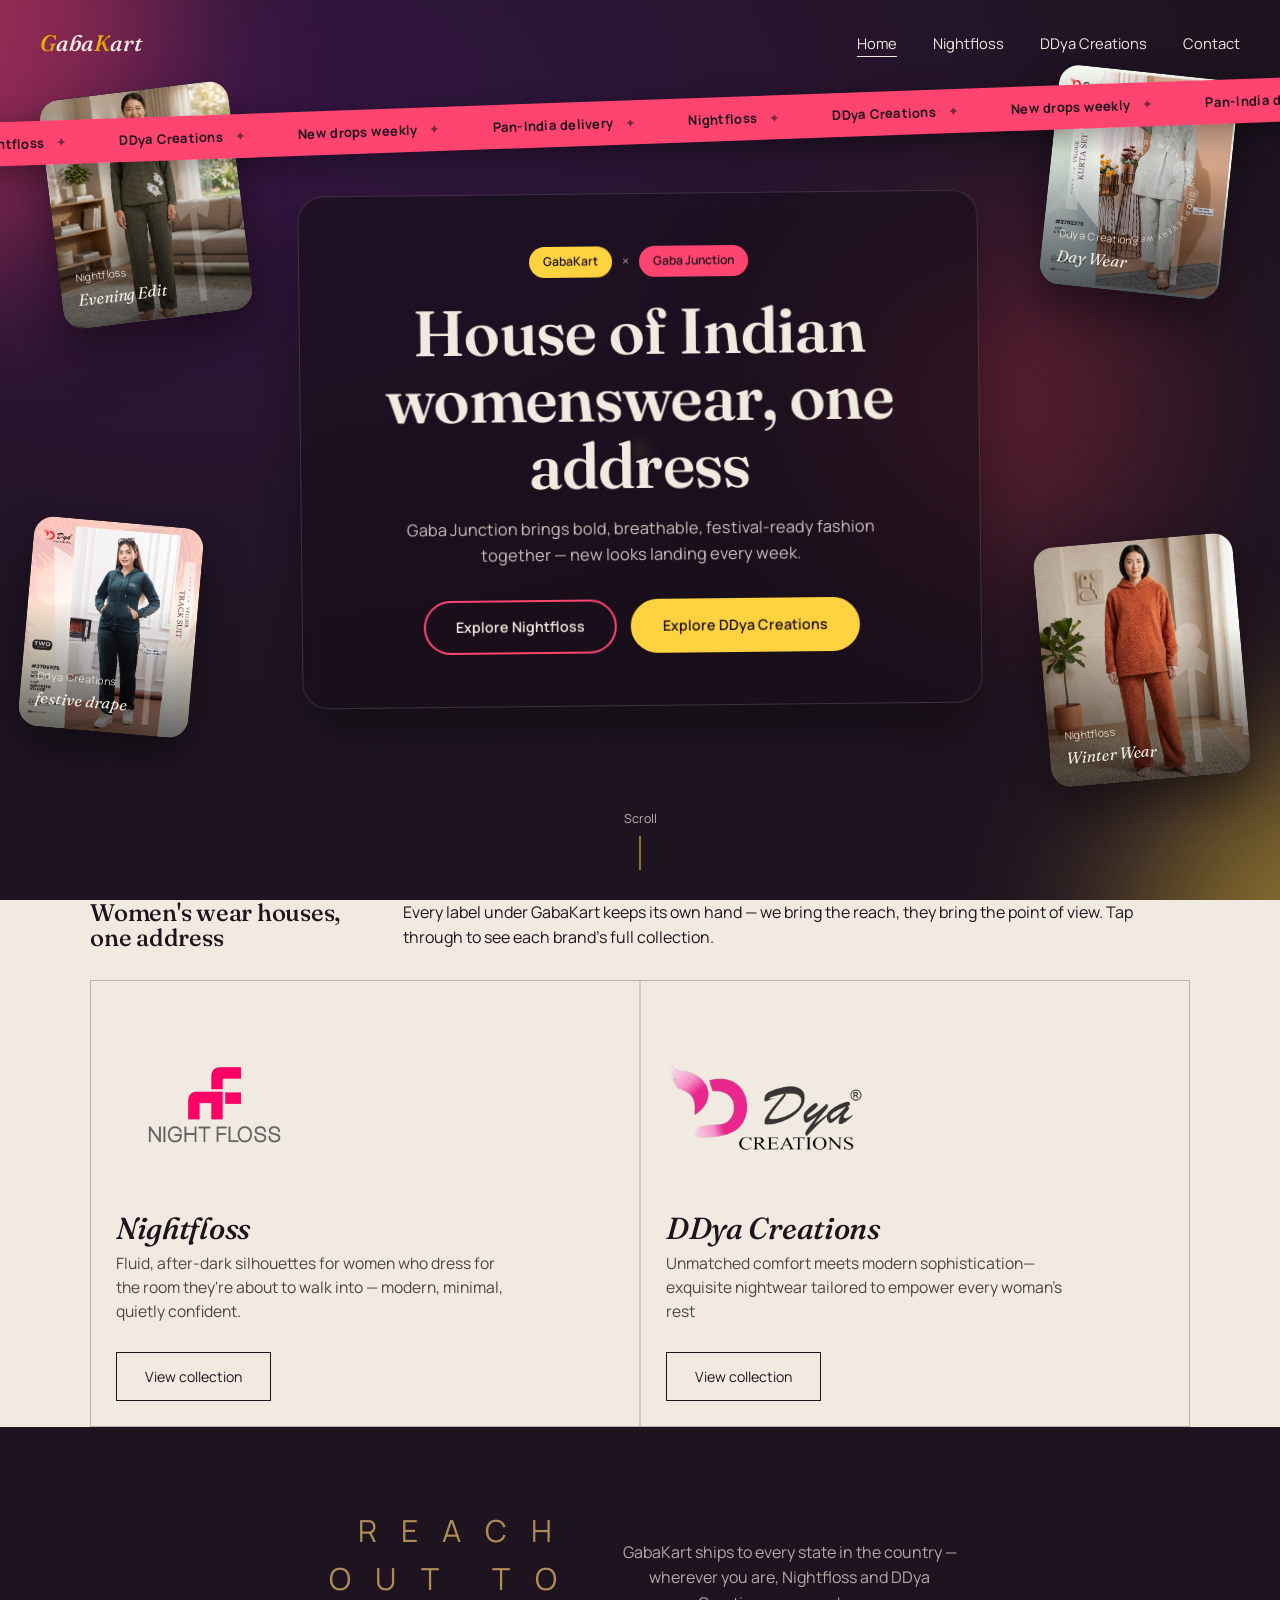
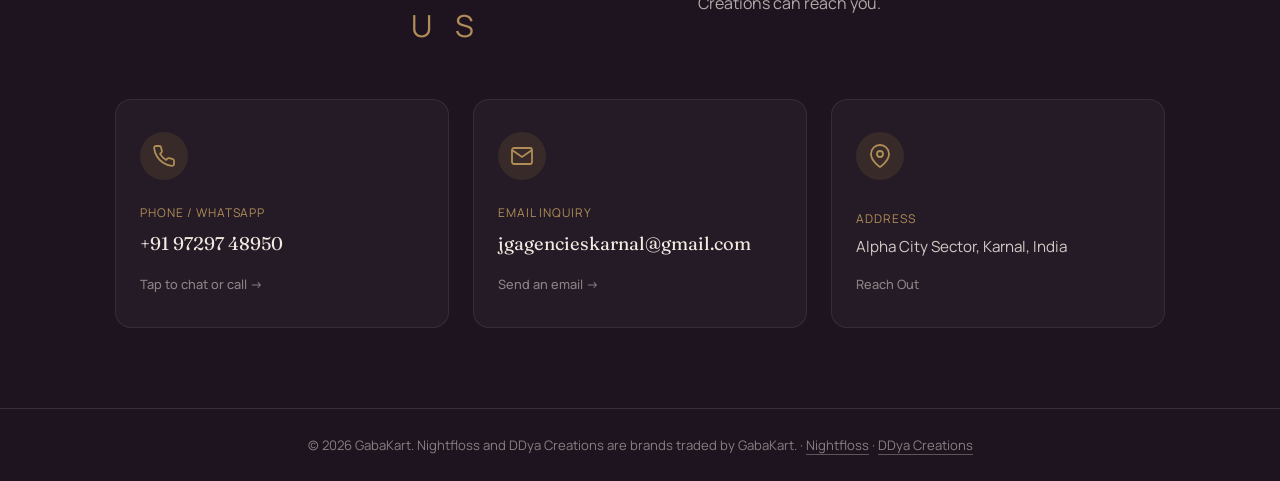
<file: index.html>
<!DOCTYPE html>
<html lang="en">
<head>
<meta charset="UTF-8">
<meta name="viewport" content="width=device-width, initial-scale=1.0">
<title>GabaKart</title>
<link rel="icon" type="image/png" href="assets/Favcon.png">
<link rel="preconnect" href="https://fonts.googleapis.com">
<link href="https://fonts.googleapis.com/css2?family=Fraunces:ital,opsz,wght@0,9..144,300;0,9..144,500;0,9..144,600;1,9..144,400;1,9..144,500&family=Manrope:wght@400;500;600;700&display=swap" rel="stylesheet">
<link rel="stylesheet" href="styles.css">
</head>
<body>

<nav class="nav" id="nav">
  <a class="word" href="index.html"><span class="gold-letter">G</span>aba<span class="gold-letter">K</span>art</a>  <button class="nav-toggle" id="navToggle" aria-label="Menu">&#9776;</button>
  <ul id="navLinks">
    <li><a href="index.html" class="current">Home</a></li>
    <li><a href="Nightfloss.html">Nightfloss</a></li>
    <li><a href="Ddyacreations.html">DDya Creations</a></li>
    <li><a href="index.html#contact">Contact</a></li>
  </ul>
</nav>

<!-- ================= HERO : lively animated collage ================= -->
<section class="hero" id="top">
  <div class="hero-aurora"><span></span><span></span><span></span></div>

  <div class="hero-ticker">
    <div class="ticker-track">
      <span>Nightfloss</span><span>DDya Creations</span><span>New drops weekly</span>
      <span>Pan-India delivery</span><span>Nightfloss</span><span>DDya Creations</span>
      <span>New drops weekly</span><span>Pan-India delivery</span>
    </div>
  </div>

  <div class="hero-collage" id="heroCollage"></div>

  <svg class="spin-badge" viewBox="0 0 160 160" xmlns="http://www.w3.org/2000/svg">
    <path id="badgePath" d="M80,80 m-62,0 a62,62 0 1,1 124,0 a62,62 0 1,1 -124,0" fill="none"/>
    <text><textPath href="#badgePath" startOffset="0%">NEW DROPS EVERY WEEK • NEW DROPS EVERY WEEK • </textPath></text>
  </svg>
  <div class="spin-badge-center" aria-hidden="true">✦</div>

  <div class="hero-overlay">
    <div class="hero-card">
      <div class="kicker">
        <span class="pill">GabaKart</span><span class="cross">×</span><span class="pill">Gaba Junction </span>
      </div>
      <h1>House of Indian womenswear, one address</h1>
      <p>Gaba Junction brings bold, breathable, festival-ready fashion together — new looks landing every week.</p>
      <div class="hero-ctas">
        <a class="hero-cta" href="Nightfloss.html">Explore Nightfloss</a>
        <a class="hero-cta solid" href="Ddyacreations.html">Explore DDya Creations</a>
      </div>
    </div>
  </div>
  <div class="hero-scroll-cue"><span>Scroll</span><span class="line"></span></div>
</section>

<!-- ================= BRANDS ================= -->
<section class="section" id="brands">
  <div class="container">
    <div class="section-head">
      <h2>Women's wear houses, one address</h2>
      <p>Every label under GabaKart keeps its own hand — we bring the reach, they bring the point of view. Tap through to see each brand's full collection.</p>
    </div>

    <div class="brand-grid">
      <div class="brand-card">
        <img src="Nightfoss/logo.png" alt="Nightfloss Logo" class="brand-logo" />
        <h3>Nightfloss</h3>
        <p class="desc">Fluid, after-dark silhouettes for women who dress for the room they're about to walk into — modern, minimal, quietly confident.</p>
        <a class="btn" href="Nightfloss.html">View collection</a>
      </div>
      <div class="brand-card">
        <img src="DyaCreations/logo wo bg.png" alt="Nightfloss Logo" class="brand-logo" />
        <h3>DDya Creations</h3>
        <p class="desc">Unmatched comfort meets modern sophistication—exquisite nightwear tailored to empower every woman's rest</p>
        <a class="btn" href="Ddyacreations.html">View collection</a>
      </div>
      <!-- To add a third brand: copy one .brand-card block above, give it
           its own page (copy nightfloss.html as a starting point), and
           add a matching link in the nav on every page. -->
    </div>
  </div>
</section>

<!-- ================= CONTACT ================= -->

<section class="section" id="contact">
  <div class="container">
    <div class="section-head">
      <div class="subtitle">Reach Out To Us</div>
      <!-- <h2>We deliver, pan-India</h2> -->
      <p>GabaKart ships to every state in the country — wherever you are, Nightfloss and DDya Creations can reach you.</p>
    </div>

    <div class="contact-cards-grid">
      <!-- Direct Call / WhatsApp Card -->
      <a href="https://wa.me/919876543210" target="_blank" rel="noopener noreferrer" class="contact-card">
        <div class="card-icon">
          <svg viewBox="0 0 24 24" width="24" height="24" stroke="currentColor" stroke-width="1.8" fill="none"><path d="M22 16.92v3a2 2 0 0 1-2.18 2 19.79 19.79 0 0 1-8.63-3.07 19.5 19.5 0 0 1-6-6 19.79 19.79 0 0 1-3.07-8.67A2 2 0 0 1 4.11 2h3a2 2 0 0 1 2 1.72 12.84 12.84 0 0 0 .7 2.81 2 2 0 0 1-.45 2.11L8.09 9.91a16 16 0 0 0 6 6l1.27-1.27a2 2 0 0 1 2.11-.45 12.84 12.84 0 0 0 2.81.7A2 2 0 0 1 22 16.92z"></path></svg>
        </div>
        <div class="card-content">
          <span class="label">Phone / WhatsApp</span>
          <span class="value">+91 97297 48950</span>
          <span class="action-hint">Tap to chat or call &rarr;</span>
        </div>
      </a>

      <!-- Direct Email Card -->
      <a href="mailto:hello@gabakart.com" class="contact-card">
        <div class="card-icon">
          <svg viewBox="0 0 24 24" width="24" height="24" stroke="currentColor" stroke-width="1.8" fill="none"><path d="M4 4h16c1.1 0 2 .9 2 2v12c0 1.1-.9 2-2 2H4c-1.1 0-2-.9-2-2V6c0-1.1.9-2 2-2z"></path><polyline points="22,6 12,13 2,6"></polyline></svg>
        </div>
        <div class="card-content">
          <span class="label">Email Inquiry</span>
          <span class="value">jgagencieskarnal@gmail.com</span>
          <span class="action-hint">Send an email &rarr;</span>
        </div>
      </a>

      <!-- Studio Address Card -->
      <div class="contact-card static">
        <div class="card-icon">
          <svg viewBox="0 0 24 24" width="24" height="24" stroke="currentColor" stroke-width="1.8" fill="none"><path d="M21 10c0 7-9 13-9 13s-9-6-9-13a9 9 0 0 1 18 0z"></path><circle cx="12" cy="10" r="3"></circle></svg>
        </div>
        <div class="card-content">
          <span class="label">Address</span>
          <span class="value small">Alpha City Sector, Karnal, India</span>
                    <span class="action-hint">Reach Out</span>

        </div>
      </div>
    </div>
  </div>
</section>

<footer>&copy; 2026 GabaKart. Nightfloss and DDya Creations are brands traded by GabaKart. &middot; <a href="nightfloss.html">Nightfloss</a> &middot; <a href="Ddyacreations.html">DDya Creations</a></footer>

<script>
  // ---------- nav scroll state ----------
  const nav = document.getElementById('nav');
  window.addEventListener('scroll', () => {
    nav.classList.toggle('scrolled', window.scrollY > 60);
  });

  const navToggle = document.getElementById('navToggle');
  const navLinks = document.getElementById('navLinks');
  navToggle.addEventListener('click', () => navLinks.classList.toggle('open'));
  navLinks.querySelectorAll('a').forEach(a => a.addEventListener('click', () => navLinks.classList.remove('open')));

  // ---------- hero floating collage ----------
  // Add or edit entries here to change the scattered cards in the hero —
  // no other markup needs to change.
 
  const heroFloaters = [
    {tag: 'Nightfloss', cap: 'Evening Edit', top: '10%', left: '4%', w: '190px', h: '230px', rot: -7, dur: '6.2s', delay: '0s', img: '/Nightfoss/1.jpeg', mobile: true},
    {tag: 'Ddya Creations', cap: 'festive drape', top: '58%', left: '2%', w: '170px', h: '210px', rot: 5, dur: '7s', delay: '.4s', img: '/DyaCreations/5.jpeg', mobile: false}, // Add your image path here
    {tag: 'Ddya Creations', cap: 'Day Wear', top: '8%', right: '4%', w: '180px', h: '220px', rot: 6, dur: '6.6s', delay: '.2s', img: '/DyaCreations/7.jpeg', mobile: false}, // Add your image path here
    {tag: 'Nightfloss', cap: 'Winter Wear', top: '60%', right: '3%', w: '200px', h: '240px', rot: -5, dur: '7.4s', delay: '.6s', img: '/Nightfoss/3.jpeg', mobile: true}, // Add your image path here
  ];

  const silhouette = `<svg class="f-silhouette" viewBox="0 0 100 140" xmlns="http://www.w3.org/2000/svg" fill="rgba(255,255,255,0.9)">
      <path d="M50 6c6 0 11 5 11 11 0 4-2 7-5 9l10 8-4 16-9-6v78H47V44l-9 6-4-16 10-8c-3-2-5-5-5-9C39 11 44 6 50 6z"/>
    </svg>`;

  const collage = document.getElementById('heroCollage');
  collage.innerHTML = heroFloaters.map(f => {
    const pos = [
      `top:${f.top}`,
      f.left ? `left:${f.left}` : `right:${f.right}`,
    ].join(';');
    
    // Fallback to a dark background if an image is missing, otherwise clear it out so the image shows
    const bgStyle = f.img ? `background:#111;` : `background:${f.bg};`;
    const style = `${pos};width:${f.w};height:${f.h};${bgStyle}--rot:${f.rot}deg;--dur:${f.dur};--delay:${f.delay};`;
    
    // If an image exists, create an <img> tag to layer it underneath the text
    const imageElement = f.img ? `<img src="${f.img}" class="f-image" alt="${f.tag}" />` : '';

    return `
      <div class="floater${f.mobile ? '' : ' hide-mobile'}" style="${style}">
        ${imageElement}
        ${silhouette}
        <div class="f-tag">${f.tag}</div>
        <div class="f-cap">${f.cap}</div>
      </div>
    `;
  }).join('');
 
  // // ---------- coverage map ----------
  // // Approximate positions (in the 400x520 viewBox) for every state, placed
  // // on our stylised outline. GabaKart currently serves all of them — to
  // // mark a state as "coming soon" instead, just remove its name from
  // // servedStates below (its coordinates can stay here for later).
  // const stateCoords = {
  //   "Jammu & Kashmir":  {x: 155, y: 42},
  //   "Himachal Pradesh": {x: 178, y: 66},
  //   "Punjab":           {x: 140, y: 92},
  //   "Uttarakhand":      {x: 198, y: 92},
  //   "Haryana":          {x: 158, y: 118},
  //   "Delhi":            {x: 172, y: 126},
  //   "Rajasthan":        {x: 100, y: 165},
  //   "Uttar Pradesh":    {x: 210, y: 150},
  //   "Bihar":            {x: 250, y: 165},
  //   "Sikkim":           {x: 275, y: 118},
  //   "Assam":            {x: 305, y: 148},
  //   "Arunachal Pradesh":{x: 312, y: 95},
  //   "Nagaland":         {x: 322, y: 140},
  //   "Manipur":          {x: 316, y: 160},
  //   "Meghalaya":        {x: 288, y: 150},
  //   "Mizoram":          {x: 300, y: 175},
  //   "Tripura":          {x: 282, y: 178},
  //   "West Bengal":      {x: 270, y: 200},
  //   "Jharkhand":        {x: 242, y: 208},
  //   "Gujarat":          {x: 68, y: 235},
  //   "Madhya Pradesh":   {x: 172, y: 220},
  //   "Chhattisgarh":     {x: 222, y: 240},
  //   "Odisha":           {x: 253, y: 262},
  //   "Maharashtra":      {x: 128, y: 292},
  //   "Telangana":        {x: 188, y: 300},
  //   "Andhra Pradesh":   {x: 208, y: 335},
  //   "Goa":              {x: 92, y: 322},
  //   "Karnataka":        {x: 138, y: 348},
  //   "Tamil Nadu":       {x: 172, y: 415},
  //   "Kerala":           {x: 132, y: 405}
  // };

  // // GabaKart currently serves every state — this simply lists every key
  // // from stateCoords above. Remove a name to show it as not yet covered.
  // const servedStates = Object.keys(stateCoords);

  // const pinLayer = document.getElementById('pinLayer');
  // const chipRow = document.getElementById('stateChips');

  // servedStates.forEach((name, i) => {
  //   const pos = stateCoords[name];
  //   if(!pos) return;

  //   const g = document.createElementNS('http://www.w3.org/2000/svg','g');
  //   g.setAttribute('class','pin');
  //   g.setAttribute('transform', `translate(${pos.x}, ${pos.y})`);
  //   g.innerHTML = `<title>${name}</title><circle class="dot" cx="0" cy="0" style="--i:${i}"></circle>`;
  //   pinLayer.appendChild(g);

  //   const chip = document.createElement('span');
  //   chip.className = 'state-chip';
  //   chip.textContent = name;
  //   chipRow.appendChild(chip);
  // });
</script>

</body>
</html>
</file>
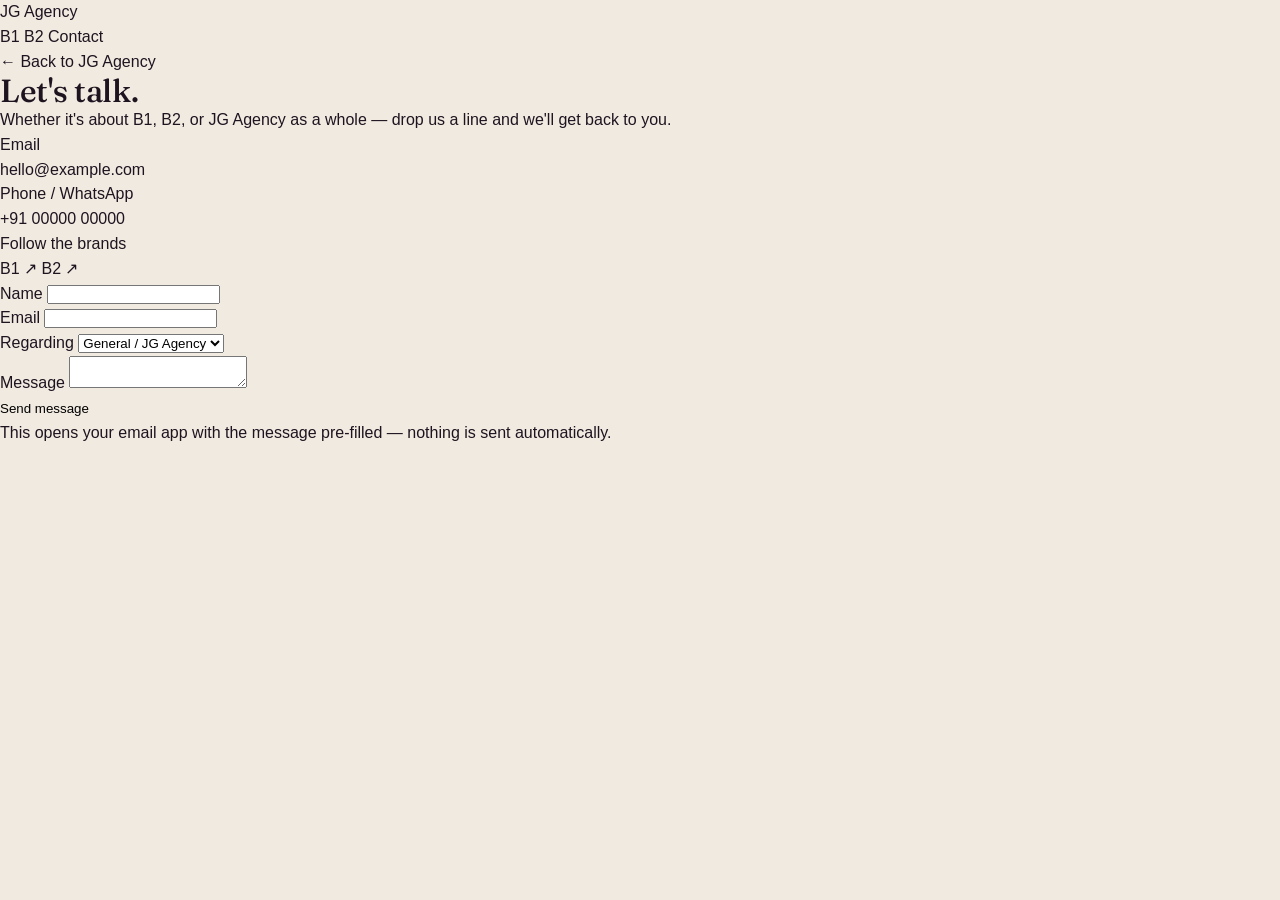
<file: contact.html>
<!DOCTYPE html>
<html lang="en">
<head>
<meta charset="UTF-8">
<meta name="viewport" content="width=device-width, initial-scale=1.0">
<title>Contact — JG Agency</title>
<link rel="preconnect" href="https://fonts.googleapis.com">
<link rel="preconnect" href="https://fonts.gstatic.com" crossorigin>
<link href="https://fonts.googleapis.com/css2?family=Fraunces:ital,opsz,wght@0,9..144,340;0,9..144,440;0,9..144,560;1,9..144,440&family=Work+Sans:wght@400;500;600&display=swap" rel="stylesheet">
<link rel="stylesheet" href="styles.css">
</head>
<body>

<header class="site-header">
  <a class="wordmark" href="index.html#top">JG <span class="wordmark-dot">Agency</span></a>
  <nav class="site-nav">
    <a href="index.html#b1">B1</a>
    <a href="index.html#b2">B2</a>
    <a href="contact.html">Contact</a>
  </nav>
</header>

<main class="contact-wrap">
  <a class="back-link" href="index.html">← Back to JG Agency</a>

  <div class="contact-grid">

    <!-- LEFT: contact info -->
    <div>
      <h1 class="contact-intro-title">Let's talk.</h1>
      <p class="contact-intro-sub">Whether it's about B1, B2, or JG Agency as a whole — drop us a line and we'll get back to you.</p>

      <div class="contact-block">
        <p class="contact-block-label">Email</p>
        <p class="contact-block-value"><a href="mailto:hello@example.com">hello@example.com</a></p>
      </div>

      <div class="contact-block">
        <p class="contact-block-label">Phone / WhatsApp</p>
        <p class="contact-block-value"><a href="tel:+910000000000">+91 00000 00000</a></p>
      </div>

      <div class="contact-block">
        <p class="contact-block-label">Follow the brands</p>
        <div class="contact-brands">
          <a class="contact-brand-pill contact-brand-pill--b1" href="https://instagram.com/" target="_blank" rel="noopener">B1 ↗</a>
          <a class="contact-brand-pill contact-brand-pill--b2" href="https://instagram.com/" target="_blank" rel="noopener">B2 ↗</a>
        </div>
      </div>
    </div>

    <!-- RIGHT: form -->
    <!--
      NOTE: this is a static site with no backend, so the form below uses
      a "mailto:" action — submitting it opens the visitor's own email app
      with the message pre-filled, addressed to the email set here.
      If you'd rather have messages land straight in an inbox or spreadsheet
      without opening the visitor's mail app, swap the form's "action" for
      a free form-handling service like Formspree (formspree.io) — just
      replace the action URL, the fields below don't need to change.
    -->
    <form class="contact-form" action="mailto:hello@example.com" method="POST" enctype="text/plain">
      <div class="form-row">
        <label for="name">Name</label>
        <input type="text" id="name" name="Name" required>
      </div>
      <div class="form-row">
        <label for="email">Email</label>
        <input type="email" id="email" name="Email" required>
      </div>
      <div class="form-row">
        <label for="brand">Regarding</label>
        <select id="brand" name="Regarding">
          <option>General / JG Agency</option>
          <option>B1</option>
          <option>B2</option>
        </select>
      </div>
      <div class="form-row">
        <label for="message">Message</label>
        <textarea id="message" name="Message" required></textarea>
      </div>
      <button type="submit" class="form-submit">Send message</button>
      <p class="form-note">This opens your email app with the message pre-filled — nothing is sent automatically.</p>
    </form>

  </div>
</main>

</body>
</html>
</file>
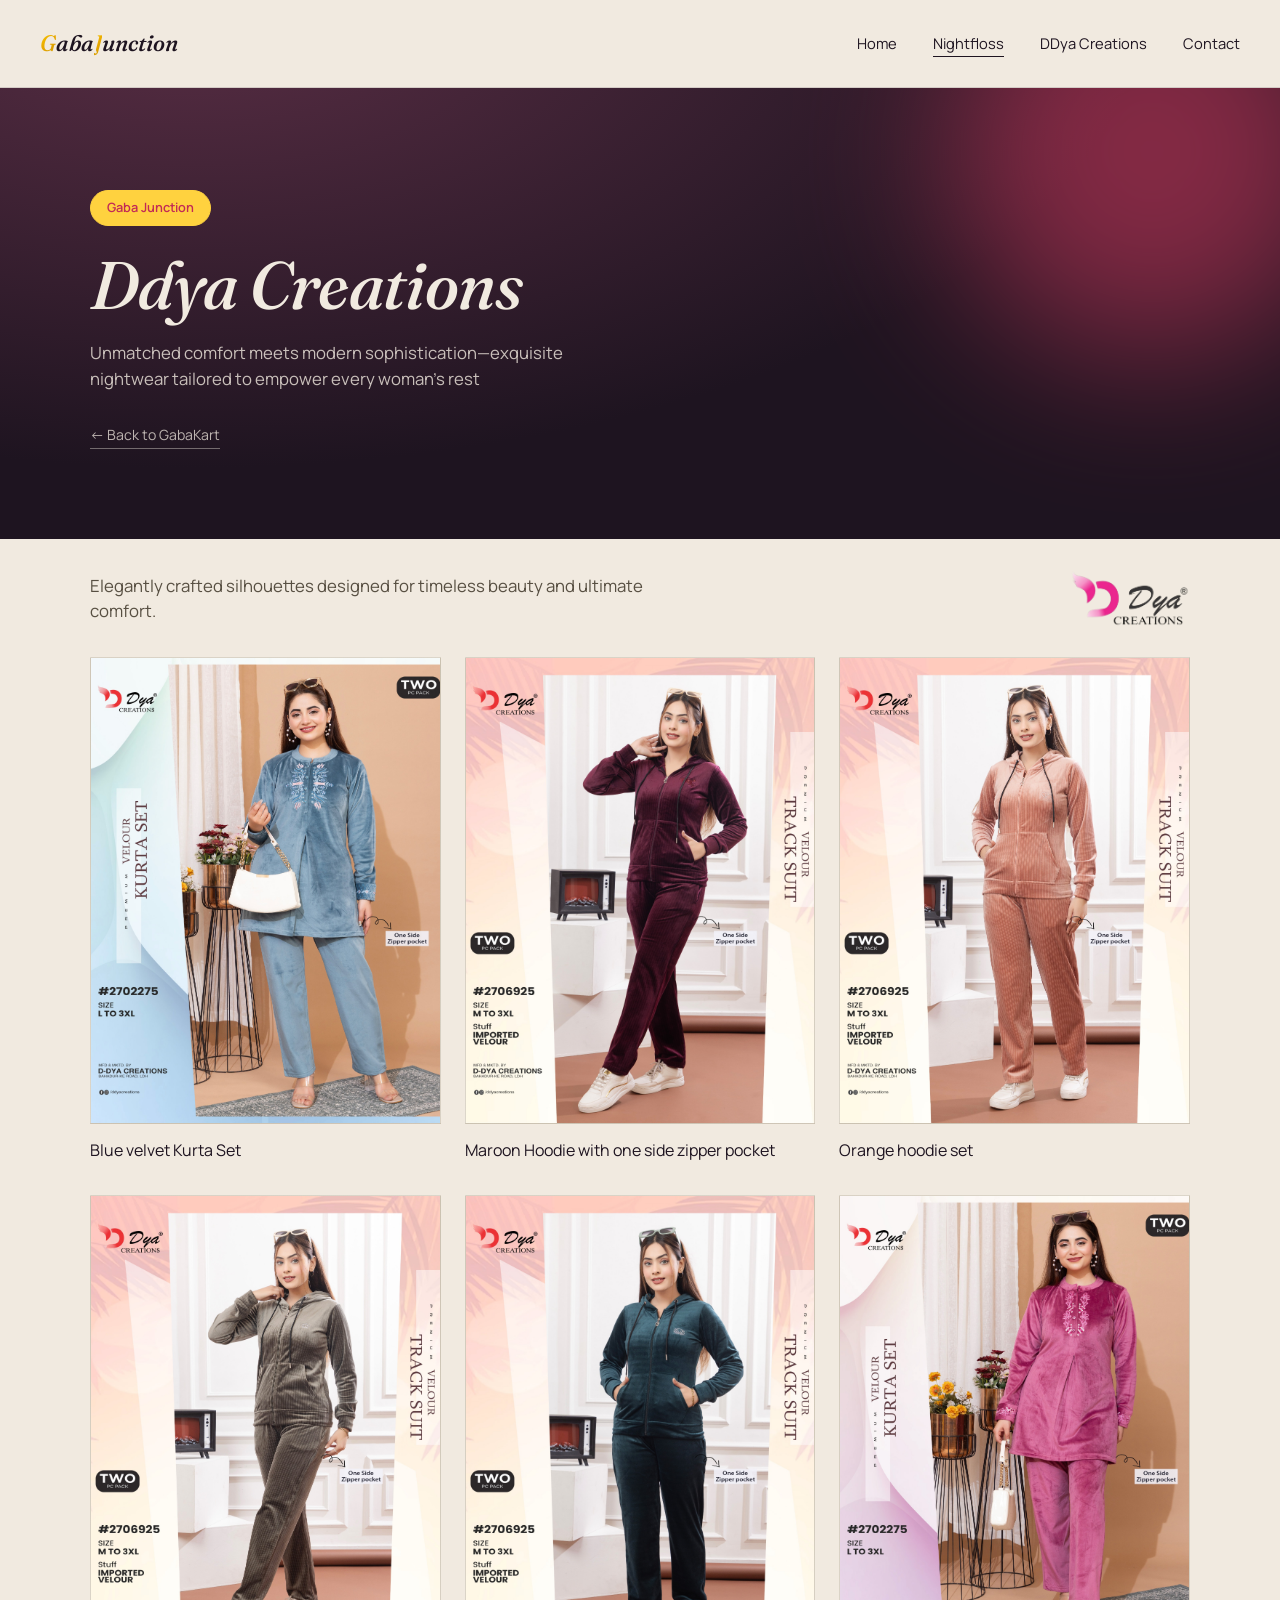
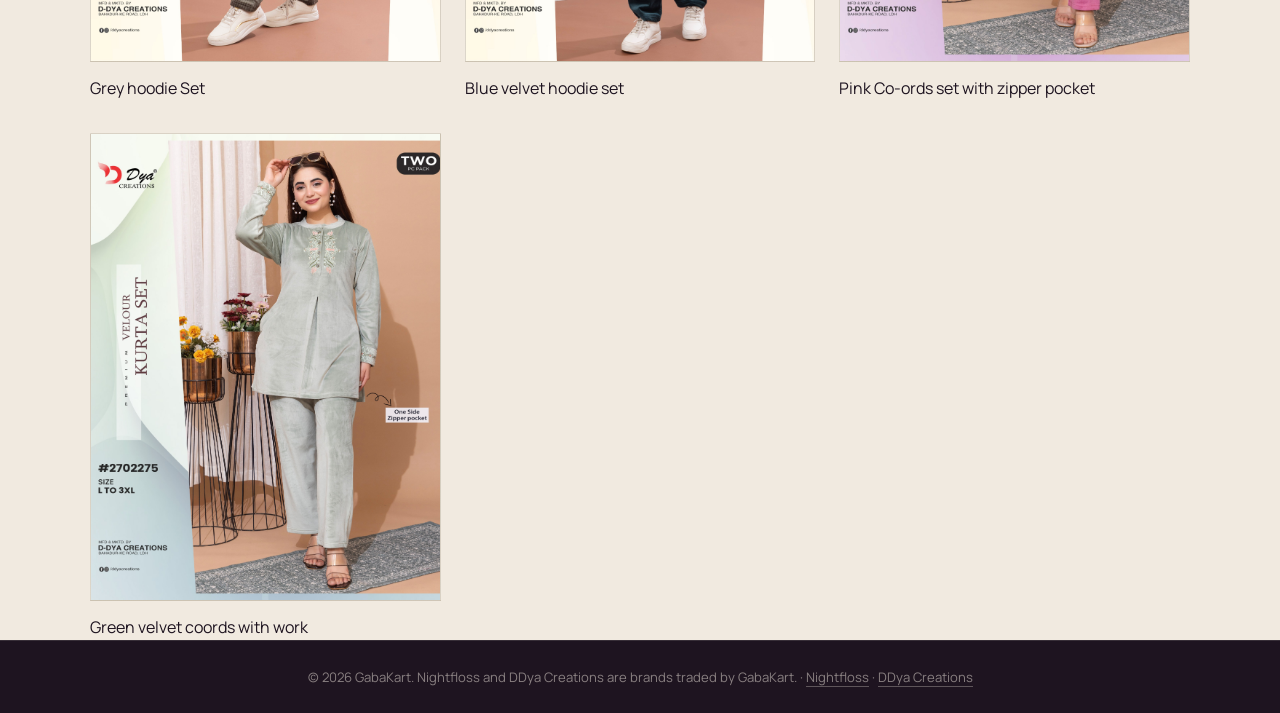
<file: Ddyacreations.html>
<!DOCTYPE html>
<html lang="en">
<head>
<meta charset="UTF-8">
<meta name="viewport" content="width=device-width, initial-scale=1.0">
<title>Ddya Creations — Gaba Junction</title>
<link rel="icon" type="image/png" href="assets/Favcon.png">
<link rel="preconnect" href="https://fonts.googleapis.com">
<link href="https://fonts.googleapis.com/css2?family=Fraunces:ital,opsz,wght@0,9..144,300;0,9..144,500;0,9..144,600;1,9..144,400;1,9..144,500&family=Manrope:wght@400;500;600;700&display=swap" rel="stylesheet">
<link rel="stylesheet" href="styles.css">
</head>
<body>

<nav class="nav solid" id="nav">
   <a class="word" href="index.html"><span class="gold-letter">G</span>aba<span class="gold-letter">   J</span>unction</a>  <button class="nav-toggle" id="navToggle" aria-label="Menu">&#9776;</button>
  <button class="nav-toggle" id="navToggle" aria-label="Menu">&#9776;</button>
  <ul id="navLinks">
    <li><a href="index.html">Home</a></li>
    <li><a href="Nightfloss.html" class="current">Nightfloss</a></li>
    <li><a href="Ddyacreations.html">DDya Creations</a></li>
    <li><a href="index.html#contact">Contact</a></li>
  </ul>
</nav>

<!-- ================= BRAND BANNER ================= -->
<section class="brand-hero nightfloss">
  <div class="glow"></div>
  <div class="container">
    <div class="badge"> Gaba Junction</div>
    <h1>Ddya Creations</h1>
    <p>Unmatched comfort meets modern sophistication—exquisite nightwear tailored to empower every woman's rest </p>
    <a class="back-link" href="index.html">&larr; Back to GabaKart</a>
  </div>
</section>

<!-- ================= PRODUCTS ================= -->
<section class="section products-section nightfloss">
  <div class="container">
    <div class="section-head">
     
    </div>
     <div class="section-head">
  <p class="section-desc">
      Elegantly crafted silhouettes designed for timeless beauty and ultimate comfort.
  </p>
   <img src="DyaCreations/logo wo bg.png" alt="Nightfloss Logo" class="section-logo" />
</div>

<div class="product-scroller" id="nfScroller">

  <!-- Product 1 -->
  <div class="product-card" data-filter="evening">
    <div class="product-photo">
      <img src="DyaCreations/1.jpeg" alt="Blue velvet Kurta Set">
    </div>
    <div class="product-name">Blue velvet Kurta Set</div>

  </div>

  <!-- Product 2 -->
       <div class="product-card" data-filter="evening">
    <div class="product-photo">
      <img src="DyaCreations/2.jpeg" alt="Blue velvet Kurta Set">
    </div>
    <div class="product-name">Maroon Hoodie with one side zipper pocket </div>

  </div>

      <!-- Product 3 -->

 <div class="product-card" data-filter="evening">
    <div class="product-photo">
      <img src="DyaCreations/3.jpeg" alt="Blue velvet Kurta Set">
    </div>
    <div class="product-name">Orange hoodie set</div>
   
  </div>

 <!-- Product -->

 <div class="product-card" data-filter="evening">
    <div class="product-photo">
      <img src="DyaCreations/4.jpeg" alt="Blue velvet Kurta Set">
    </div>
    <div class="product-name">Grey hoodie Set</div>
  
  </div>

   <!-- Product -->

 <div class="product-card" data-filter="evening">
    <div class="product-photo">
      <img src="DyaCreations/5.jpeg" alt="Blue velvet Kurta Set">
    </div>
    <div class="product-name">Blue velvet hoodie set </div>
  
  </div>

   <!-- Product -->

 <div class="product-card" data-filter="evening">
    <div class="product-photo">
      <img src="DyaCreations/6.jpeg" alt="Blue velvet Kurta Set">
    </div>
    <div class="product-name">Pink Co-ords set with zipper pocket </div>
   
  </div>

   <!-- Product -->

 <div class="product-card" data-filter="evening">
    <div class="product-photo">
      <img src="DyaCreations/7.jpeg" alt="Blue velvet Kurta Set">
    </div>
    <div class="product-name">Green velvet coords with work </div>
  
  </div>
</div>
      

</div>
    </div>
    </div>
  </div>
</section>

<footer>&copy; 2026 GabaKart. Nightfloss and DDya Creations are brands traded by GabaKart. &middot; <a href="nightfloss.html">Nightfloss</a> &middot; <a href="Ddyacreations.html">DDya Creations</a></footer>

<script>
  // ---------- nav scroll state ----------
  const nav = document.getElementById('nav');
  window.addEventListener('scroll', () => {
    nav.classList.toggle('scrolled', window.scrollY > 60);
  });

  const navToggle = document.getElementById('navToggle');
  const navLinks = document.getElementById('navLinks');
  navToggle.addEventListener('click', () => navLinks.classList.toggle('open'));
  navLinks.querySelectorAll('a').forEach(a => a.addEventListener('click', () => navLinks.classList.remove('open')));

  // ---------- product filtering ----------
  const filterBtns = document.querySelectorAll('.filter-btn');
  const productCards = document.querySelectorAll('.product-card');

  filterBtns.forEach(btn => {
    btn.addEventListener('click', () => {
      filterBtns.forEach(b => b.classList.toggle('active', b === btn));
      const type = btn.dataset.filter;
      productCards.forEach(card => {
        const match = type === 'all' || card.dataset.filter === type;
        card.classList.toggle('hidden', !match);
      });
    });
  });

  // ---------- horizontal scroller arrows ----------
  document.querySelectorAll('.scroll-arrows').forEach(group => {
    const track = document.getElementById(group.dataset.target);
    if(!track) return;
    const step = () => (track.querySelector('.product-card')?.offsetWidth || 258) + 22;
    group.querySelector('.scroll-prev').addEventListener('click', () => {
      track.scrollBy({left: -step(), behavior:'smooth'});
    });
    group.querySelector('.scroll-next').addEventListener('click', () => {
      track.scrollBy({left: step(), behavior:'smooth'});
    });
  });
</script>

</body>
</html>
</file>
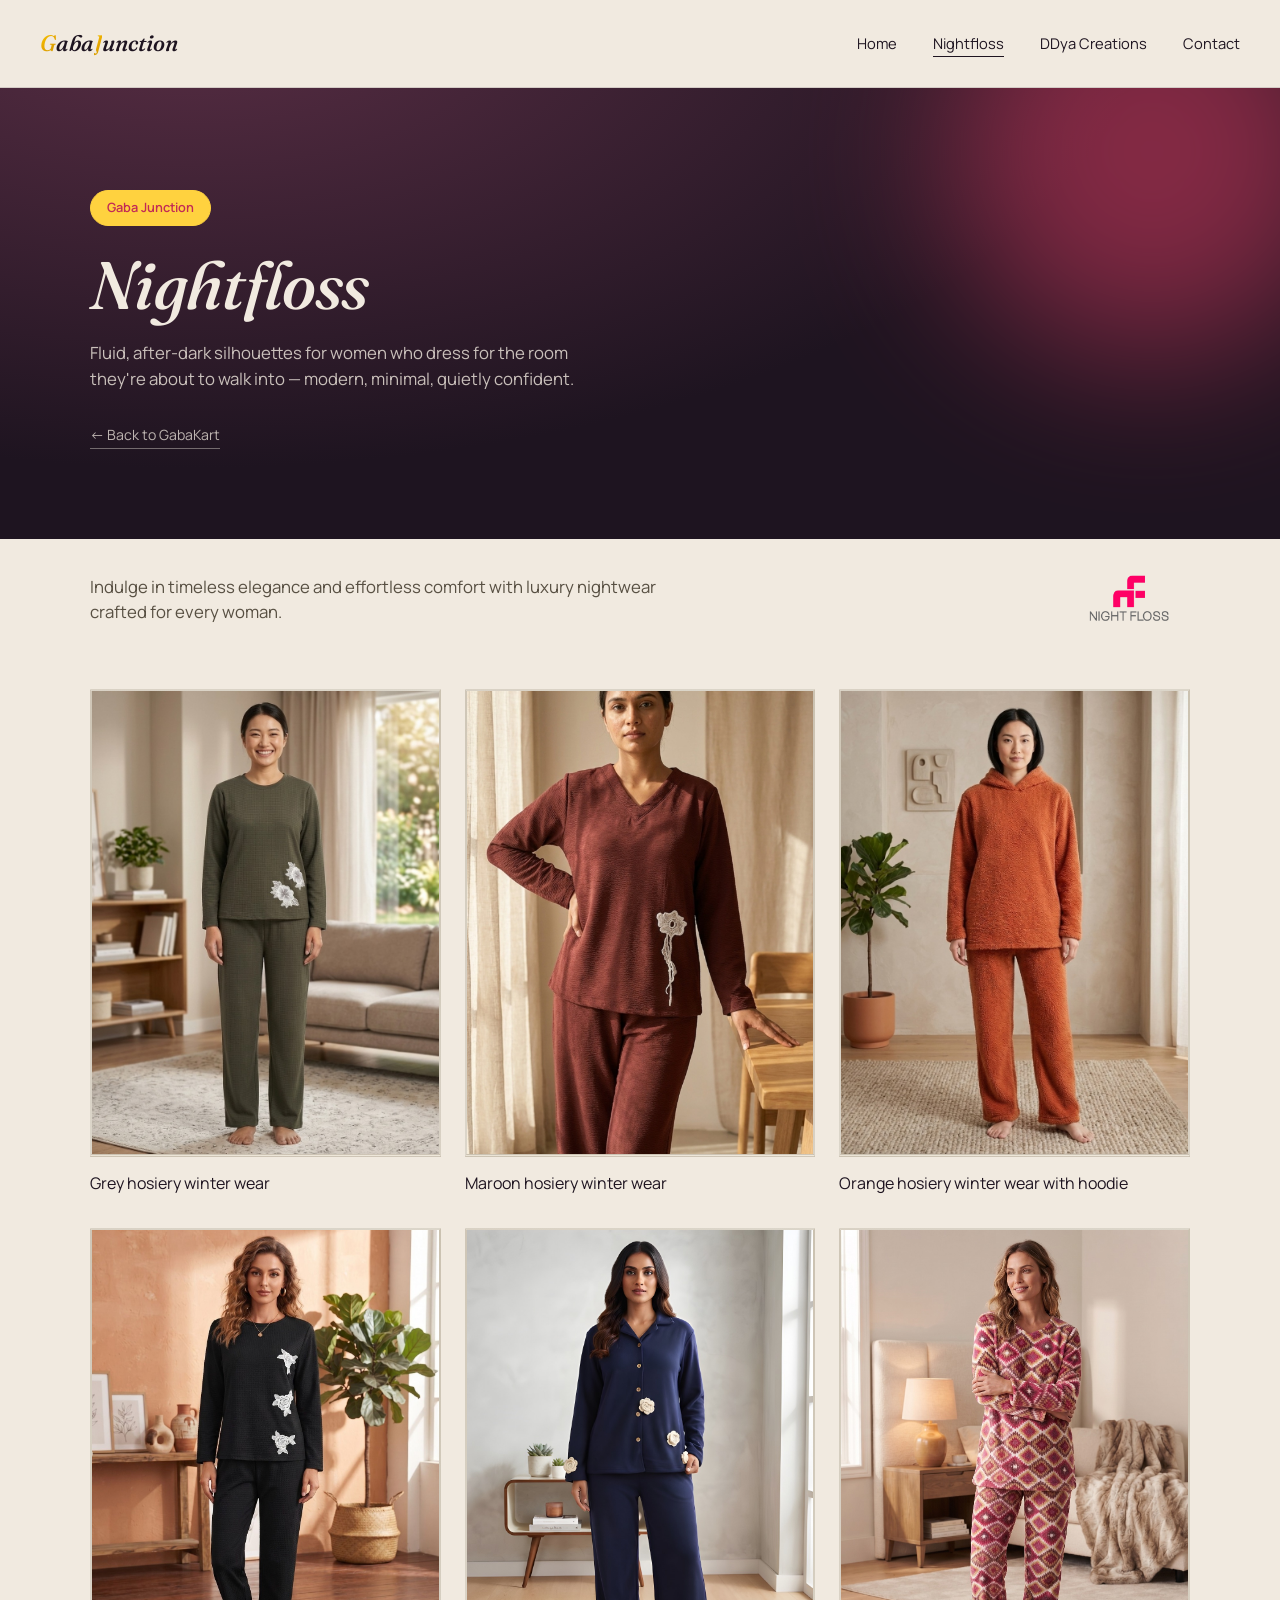
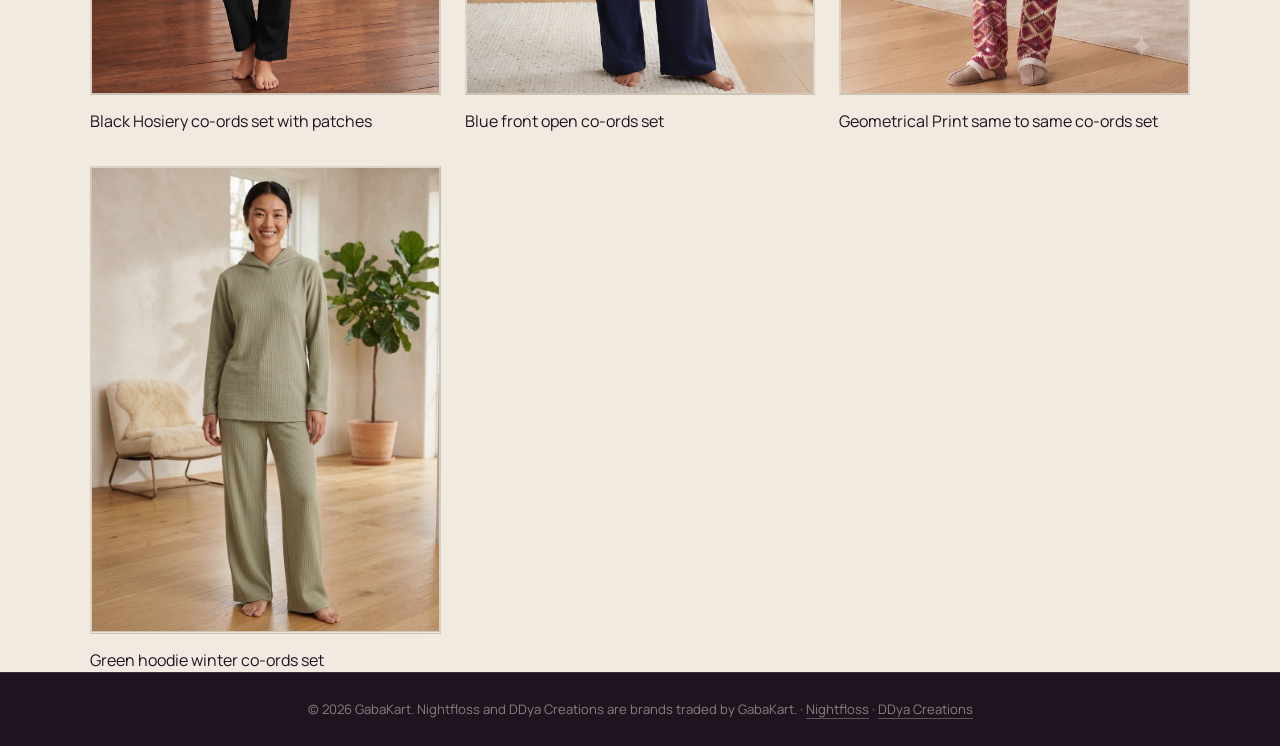
<file: Nightfloss.html>
<!DOCTYPE html>
<html lang="en">
<head>
<meta charset="UTF-8">
<meta name="viewport" content="width=device-width, initial-scale=1.0">
<title>Nightfloss — Gaba Junction</title>
<link rel="icon" type="image/png" href="assets/Favcon.png">
<link rel="preconnect" href="https://fonts.googleapis.com">
<link href="https://fonts.googleapis.com/css2?family=Fraunces:ital,opsz,wght@0,9..144,300;0,9..144,500;0,9..144,600;1,9..144,400;1,9..144,500&family=Manrope:wght@400;500;600;700&display=swap" rel="stylesheet">
<link rel="stylesheet" href="styles.css">
</head>
<body>

<nav class="nav solid" id="nav">
   <a class="word" href="index.html"><span class="gold-letter">G</span>aba<span class="gold-letter">   J</span>unction</a>  <button class="nav-toggle" id="navToggle" aria-label="Menu">&#9776;</button>
  <button class="nav-toggle" id="navToggle" aria-label="Menu">&#9776;</button>
  <ul id="navLinks">
    <li><a href="index.html">Home</a></li>
    <li><a href="Nightfloss.html" class="current">Nightfloss</a></li>
    <li><a href="Ddyacreations.html">DDya Creations</a></li>
    <li><a href="index.html#contact">Contact</a></li>
  </ul>
</nav>

<!-- ================= BRAND BANNER ================= -->
<section class="brand-hero nightfloss">
  <div class="glow"></div>
  <div class="container">
    <div class="badge"> Gaba Junction</div>
    <h1>Nightfloss</h1>
    <p>Fluid, after-dark silhouettes for women who dress for the room they're about to walk into — modern, minimal, quietly confident.</p>
    <a class="back-link" href="index.html">&larr; Back to GabaKart</a>
  </div>
</section>

<!-- ================= PRODUCTS ================= -->
<section class="section products-section nightfloss">
  <div class="container">
    <div class="section-head">
  <p class="section-desc">
    Indulge in timeless elegance and effortless comfort with luxury nightwear crafted for every woman.
  </p>
   <img src="Nightfoss/logo.png" alt="Nightfloss Logo" class="section-logo" />
</div>


    <div class="product-scroller" id="nfScroller">
      <!-- Product 1 -->
      <div class="product-card" data-filter="evening">
        <div class="product-photo">
          <div class="product-photo">
          <img src="Nightfoss/1.jpeg" alt="1">
        </div>
        </div>
        <div class="product-name">Grey hosiery winter wear</div>
      </div>
      <!-- Product 2 -->
      <div class="product-card" data-filter="evening">
        <div class="product-photo">
          <div class="product-photo">
          <img src="Nightfoss/2.jpeg" alt="1">
        </div>
        </div>
        <div class="product-name">Maroon hosiery winter wear</div>
      </div>
      <!-- Product 3 -->
      <div class="product-card" data-filter="evening">
        <div class="product-photo">
          <div class="product-photo">
          <img src="Nightfoss/3.jpeg" alt="1">
        </div>
        </div>
        <div class="product-name">Orange hosiery winter wear with hoodie</div>
      </div>

      <!-- Product 4 -->
      <div class="product-card" data-filter="evening">
        <div class="product-photo">
          <div class="product-photo">
          <img src="Nightfoss/4.jpeg" alt="1">
        </div>
        </div>
        <div class="product-name">Black Hosiery co-ords set with patches </div>
      </div>
           
      <!-- Product  -->
      <div class="product-card" data-filter="evening">
        <div class="product-photo">
          <div class="product-photo">
          <img src="Nightfoss/5.jpeg" alt="1">
        </div>
        </div>
        <div class="product-name">Blue front open co-ords set </div>
      </div>

      <!-- Product 6 -->
      <div class="product-card" data-filter="evening">
        <div class="product-photo">
          <div class="product-photo">
          <img src="Nightfoss/6.jpeg" alt="1">
        </div>
        </div>
        <div class="product-name">Geometrical Print same to same co-ords set </div>
      </div>

      <!-- Product 7 -->
      <div class="product-card" data-filter="evening">
        <div class="product-photo">
          <div class="product-photo">
          <img src="Nightfoss/7.jpeg" alt="1">
        </div>
        </div>
        <div class="product-name">Green hoodie winter co-ords set </div>
      </div>


    </div>
    </div>
  </div>
</section>

<footer>&copy; 2026 GabaKart. Nightfloss and DDya Creations are brands traded by GabaKart. &middot; <a href="nightfloss.html">Nightfloss</a> &middot; <a href="Ddyacreations.html">DDya Creations</a></footer>

<script>
  // ---------- nav scroll state ----------
  const nav = document.getElementById('nav');
  window.addEventListener('scroll', () => {
    nav.classList.toggle('scrolled', window.scrollY > 60);
  });

  const navToggle = document.getElementById('navToggle');
  const navLinks = document.getElementById('navLinks');
  navToggle.addEventListener('click', () => navLinks.classList.toggle('open'));
  navLinks.querySelectorAll('a').forEach(a => a.addEventListener('click', () => navLinks.classList.remove('open')));

  // ---------- product filtering ----------
  const filterBtns = document.querySelectorAll('.filter-btn');
  const productCards = document.querySelectorAll('.product-card');

  filterBtns.forEach(btn => {
    btn.addEventListener('click', () => {
      filterBtns.forEach(b => b.classList.toggle('active', b === btn));
      const type = btn.dataset.filter;
      productCards.forEach(card => {
        const match = type === 'all' || card.dataset.filter === type;
        card.classList.toggle('hidden', !match);
      });
    });
  });

  // ---------- horizontal scroller arrows ----------
  document.querySelectorAll('.scroll-arrows').forEach(group => {
    const track = document.getElementById(group.dataset.target);
    if(!track) return;
    const step = () => (track.querySelector('.product-card')?.offsetWidth || 258) + 22;
    group.querySelector('.scroll-prev').addEventListener('click', () => {
      track.scrollBy({left: -step(), behavior:'smooth'});
    });
    group.querySelector('.scroll-next').addEventListener('click', () => {
      track.scrollBy({left: step(), behavior:'smooth'});
    });
  });
</script>

</body>
</html>
</file>
<file: styles.css>
/* ===================================================================
   GabaKart — shared stylesheet
   Used by: index.html, nightfloss.html, Ddyacreations.html
   =================================================================== */

:root{
  --ink:#1E1420;
  --ink-soft:#2C1F2F;
  --ivory:#F1EAE0;
  --ivory-dim:#E7DECF;
  --wine:#95293F;
  --wine-light:#C15C6E;
  --gold:#B08D57;
  --sage:#707F63;
  --pink:#FF4470;
  --pink-deep:#C22A56;
  --yellow:#FFD23F;
  --line: rgba(241,234,224,0.18);
  --line-dark: rgba(30,20,32,0.14);
}

*{margin:0;padding:0;box-sizing:border-box;}



html{scroll-behavior:smooth;}

body{
  font-family:'Manrope',sans-serif;
  background:var(--ivory);
  color:var(--ink);
  line-height:1.55;
  -webkit-font-smoothing:antialiased;
}

h1,h2,.display{
  font-family:'Fraunces',serif;
  font-weight:500;
  letter-spacing:-0.01em;
  line-height:1.05;
}



h3,.display{
  font-family:'Fraunces',serif;
  font-weight:500;
  letter-spacing:-0.01em;
  line-height:0.01;
}

a{color:inherit;text-decoration:none;}
img{display:block;max-width:100%;}
button{font-family:inherit;cursor:pointer;border:none;background:none;}

.container{
  max-width:1180px;
  margin:0 auto;
  padding:0 40px;
}

@media(max-width:640px){ .container{padding:0 22px;} }

/* ---------- NAV ---------- */
.nav{
  position:fixed;top:0;left:0;right:0;z-index:100;
  display:flex;align-items:center;justify-content:space-between;
  padding:26px 40px;
  color:var(--ivory);
  transition:background .4s ease, padding .4s ease, color .4s ease;
}
.nav.scrolled{
  background:var(--ivory);
  color:var(--ink);
  padding:16px 40px;
  border-bottom:1px solid var(--line-dark);
}
.nav.solid{
  background:var(--ivory);
  color:var(--ink);
  border-bottom:1px solid var(--line-dark);
}
.nav .word{
  font-family:'Fraunces',serif;
  font-style:italic;
  font-size:1.4rem;
  font-weight:500;
}
.nav ul{
  display:flex;gap:36px;list-style:none;
}
.nav ul li a{
  font-size:0.92rem;
  position:relative;
  padding-bottom:4px;
}
.nav ul li a::after{
  content:'';position:absolute;left:0;bottom:0;width:0;height:1px;
  background:currentColor;transition:width .3s ease;
}
.nav ul li a:hover::after, .nav ul li a.current::after{width:100%;}
.nav-toggle{display:none;background:none;border:none;color:inherit;font-size:1.6rem;}

@media(max-width:760px){
  .nav ul{
    position:fixed;top:0;right:0;height:100vh;width:min(280px,80vw);
    background:var(--ink);color:var(--ivory);
    flex-direction:column;justify-content:center;align-items:flex-start;
    gap:26px;padding:40px;
    transform:translateX(100%);transition:transform .4s ease;
  }
  .nav ul.open{transform:translateX(0);}
  .nav-toggle{display:block;z-index:110;}
}

.gold-letter {
  background: linear-gradient(135deg, #FFD700 0%, #E8A700 50%, #C59200 100%);
  -webkit-background-clip: text;
  -webkit-text-fill-color: transparent;
  display: inline-block;
  font-weight: inherit;
}


/* ---------- HERO : lively animated collage (index.html landing) ---------- */
/* main landing BG */
.hero{
  position:relative;
  height:100vh;
  min-height:660px;
  overflow:hidden;
  background:radial-gradient(130% 110% at 18% 12%, #341544 0%, var(--ink) 58%);
}

.hero-aurora{position:absolute;inset:-15%;z-index:0;filter:blur(90px);opacity:.5;}
.hero-aurora span{position:absolute;border-radius:50%;}
.hero-aurora span:nth-child(1){width:38vw;height:38vw;background:var(--pink);top:-8%;left:-8%;animation:driftA 24s ease-in-out infinite;}
.hero-aurora span:nth-child(2){width:34vw;height:34vw;background:var(--yellow);bottom:-12%;right:-6%;animation:driftB 28s ease-in-out infinite;}
.hero-aurora span:nth-child(3){width:26vw;height:26vw;background:var(--wine);top:32%;right:18%;animation:driftA 32s ease-in-out infinite reverse;}
@keyframes driftA{0%,100%{transform:translate(0,0);}50%{transform:translate(4vw,3vw);}}
@keyframes driftB{0%,100%{transform:translate(0,0);}50%{transform:translate(-4vw,-4vw);}}

/* Pink flowing banner */
.hero-ticker{
  position:absolute;top:100px;left:-4%;right:-4%;z-index:4;
  transform:rotate(-2deg);
  box-shadow:0 10px 30px rgba(0,0,0,0.35);
}
@media(max-width:820px){.hero-ticker{top:84px;}}
.ticker-track{
  display:flex;white-space:nowrap;background:var(--pink);
  animation:tickerMove 22s linear infinite;
}
.ticker-track span{
  display:inline-flex;align-items:center;gap:12px;
  padding:12px 26px;font-size:0.82rem;font-weight:700;
  color:var(--ink);letter-spacing:.02em;
}
.ticker-track span::after{content:'✦';opacity:.6;font-weight:400;}
@keyframes tickerMove{from{transform:translateX(0);}to{transform:translateX(-50%);}}

.hero-collage{position:absolute;inset:0;z-index:2;}
/* Landing page image floaters */
.floater{
  position:absolute;border-radius:20px;overflow:hidden;
  box-shadow:0 20px 44px rgba(0,0,0,0.4);
  display:flex;flex-direction:column;justify-content:flex-end;
  padding:16px;
  animation:bob var(--dur,6s) ease-in-out infinite;
  animation-delay:var(--delay,0s);
  transform:rotate(var(--rot,0deg)) translateY(0);
}
@keyframes bob{
  0%,100%{transform:rotate(var(--rot,0deg)) translateY(0);}
  50%{transform:rotate(var(--rot,0deg)) translateY(-16px);}
}

/* Floater text */
.floater .f-silhouette{position:absolute;right:-8px;bottom:-8px;width:60%;opacity:.22;}
.floater .f-tag{position:relative;font-size:0.66rem;letter-spacing:.03em;color:rgba(241,234,224,0.85);}
.floater .f-cap{position:relative;font-family:'Fraunces',serif;font-style:italic;font-size:1rem;color:var(--ivory);margin-top:2px;}

@media(max-width:760px){
  .floater.hide-mobile{display:none;}
  .hero-ticker{top:74px;}
}

/* Floater background image */
.floater .f-image {
  position: absolute;
  top: 0;
  left: 0;
  width: 100%;
  height: 100%;
  object-fit: cover;
  z-index: 0;
}

/* Make sure text and silhouette appear above the background image */
.floater .f-silhouette,
.floater .f-tag,
.floater .f-cap {
  z-index: 1;
}

/* Optional: Add a subtle dark gradient overlay at the bottom so white text is readable over bright images */
.floater::after {
  content: '';
  position: absolute;
  bottom: 0;
  left: 0;
  width: 100%;
  height: 60%;
  background: linear-gradient(to top, rgba(0,0,0,0.6), transparent);
  z-index: 0;
  pointer-events: none;
}

.spin-badge{
  position:absolute;top:132px;right:6%;width:118px;height:118px;z-index:6;
  animation:spinBadge 16s linear infinite;
}
@keyframes spinBadge{to{transform:rotate(360deg);}}
.spin-badge text{font-size:9.5px;letter-spacing:2px;fill:rgba(241,234,224,0.85);}
.spin-badge-center{
  position:absolute;inset:0;display:flex;align-items:center;justify-content:center;
  font-size:1.5rem;color:var(--yellow);
}
@media(max-width:900px){.spin-badge{display:none;}}

.hero-overlay{
  position:relative;z-index:5;height:100%;
  display:flex;flex-direction:column;align-items:center;justify-content:center;
  text-align:center;padding:0 24px;
}
.hero-card{
  background:rgba(20,12,22,0.6);
  backdrop-filter:blur(8px);
  border:1px solid rgba(255,255,255,0.14);
  border-radius:26px;
  padding:52px 56px;
  max-width:680px;
  transform:rotate(-0.6deg);
  box-shadow:0 30px 60px rgba(0,0,0,0.35);
  opacity:0;animation:heroIn .8s ease .1s forwards;
}
@media(max-width:640px){.hero-card{padding:38px 26px;}}

.hero-card .kicker{
  display:flex;align-items:center;justify-content:center;gap:10px;
  margin-bottom:20px;
}
.hero-card .kicker span.pill{
  font-size:0.76rem;font-weight:600;padding:6px 14px;border-radius:20px;
  color:var(--ink);
}

/* this is that gabakart x gaba junction */
.hero-card .kicker span.pill:nth-child(1){background:var(--yellow);}  
.hero-card .kicker span.pill:nth-child(3){background:var(--pink);}
.hero-card .kicker .cross{color:rgba(241,234,224,0.6);font-size:0.9rem;}

/* house of indian women... text */
.hero-card h1{
  font-size:clamp(2.3rem,5.6vw,4rem);
  color:var(--ivory);
  font-weight:600;
  font-style:normal;
}

/* text below it */
.hero-card p{
  margin-top:18px;max-width:480px;margin-left:auto;margin-right:auto;
  font-size:1.02rem;color:rgba(241,234,224,0.82);
}

/* main box */
@keyframes heroIn{
  from{opacity:0;transform:translateY(16px) rotate(-0.6deg);}
  to{opacity:1;transform:translateY(0) rotate(-0.6deg);}
}
.hero-ctas{display:flex;gap:14px;margin-top:32px;flex-wrap:wrap;justify-content:center;}
.hero-cta{
  display:inline-block;
  padding:14px 30px;font-size:0.9rem;font-weight:600;border-radius:30px;
  border:2px solid var(--pink);color:var(--ivory);
  transition:transform .25s ease,background .25s ease,color .25s ease;
}
.hero-cta:hover{transform:translateY(-2px);background:var(--pink);color:var(--ink);}
.hero-cta.solid{background:var(--yellow);border-color:var(--yellow);color:var(--ink);}
.hero-cta.solid:hover{background:#FFE07A;border-color:#FFE07A;color:var(--ink);}

.hero-scroll-cue{
  position:absolute;bottom:30px;left:50%;transform:translateX(-50%);
  color:rgba(241,234,224,0.75);font-size:0.78rem;
  display:flex;flex-direction:column;align-items:center;gap:8px;
  z-index:6;
}
.hero-scroll-cue .line{width:1px;height:34px;background:var(--yellow);
  animation:pulseLine 2s ease-in-out infinite;}
@keyframes pulseLine{0%,100%{opacity:.35;}50%{opacity:1;}}


/* ---------- BRAND PAGE BANNER (nightfloss.html / Ddyacreations.html) ---------- */
.brand-hero{
  position:relative;overflow:hidden;
  padding:190px 0 90px;
  color:var(--ivory);
}
.brand-hero.nightfloss{background:radial-gradient(120% 140% at 15% 0%, #5A2E45 0%, var(--ink) 62%);}
.brand-hero.ddya{background:radial-gradient(120% 140% at 85% 0%, #3E4C33 0%, var(--ink) 62%);}
.brand-hero .glow{position:absolute;border-radius:50%;filter:blur(80px);opacity:.45;z-index:0;}
.brand-hero.nightfloss .glow{width:32vw;height:32vw;background:var(--pink);top:-10%;right:-6%;}
.brand-hero.ddya .glow{width:32vw;height:32vw;background:var(--yellow);top:-8%;left:-6%;}
.brand-hero .container{position:relative;z-index:1;}
.brand-hero .badge{
  display:inline-flex;align-items:center;gap:8px;
  font-size:0.8rem;font-weight:600;padding:7px 16px;border-radius:20px;
  background:rgba(241,234,224,0.12);border:1px solid rgba(241,234,224,0.25);
  margin-bottom:24px;
}
.brand-hero.nightfloss .badge{color:var(--pink-deep);background:var(--yellow);border-color:var(--yellow);}
.brand-hero.ddya .badge{color:#243019;background:var(--yellow);border-color:var(--yellow);}
.brand-hero h1{
  font-size:clamp(2.4rem,6vw,4.2rem);font-style:italic;font-weight:500;
  max-width:640px;
}
.brand-hero p{
  margin-top:20px;max-width:520px;font-size:1.05rem;
  color:rgba(241,234,224,0.8);
}
.brand-hero .back-link{
  display:inline-block;margin-top:32px;font-size:0.88rem;
  color:rgba(241,234,224,0.75);border-bottom:1px solid rgba(241,234,224,0.4);
  padding-bottom:2px;
}
.brand-hero .back-link:hover{color:var(--ivory);border-color:var(--ivory);}

/* ---------- SECTION HEADERS ---------- */
/* .section{padding:120px 0;}
.section-head{
  display:flex;justify-content:space-between;align-items:flex-end;
  gap:40px;margin-bottom:64px;flex-wrap:wrap;
}
.section-head h2{
  font-size:clamp(2rem,4vw,3rem);
  max-width:520px;
}
.section-head p{max-width:340px;color:#5A4E52;font-size:0.98rem;} */
/* Stack all elements inside .section-head vertically */
.section-head {
  display: flex;
  justify-content: space-between; /* Pushes <p> to left edge, <img> to right edge */
  align-items: center;            /* Vertically centers them together */
  gap: 20px;                      /* Space between text and logo on smaller screens */
  width: 100%;
  margin-bottom: 30px;
}

/* Left-aligned paragraph styling */
.section-head .section-desc {
  text-align: left;
  max-width: 600px;               /* Keeps the text from stretching too wide */
  margin: 0;
  color: rgba(49, 40, 26, 0.8);
  font-size: 1.05rem;
  line-height: 1.5;
}

/* Right-aligned logo styling */
.section-head .section-logo {
  width: 120px;                    /* Adjust logo size as needed */
  height: auto;
  object-fit: contain;
  flex-shrink: 0;                 /* Prevents logo from shrinking when window resizes */
}

/* Mobile Responsiveness */
@media (max-width: 600px) {
  .section-head {
    flex-direction: column-reverse; /* Stacks text on top, logo above or below on small phones */
    align-items: flex-start;
  }
}
/* ---------- BRANDS (index.html) ---------- */
#brands{background:var(--ivory);}
.brand-grid{
  display:grid;grid-template-columns:1fr 1fr;gap:2px;
  background:var(--line-dark);
  border:1px solid var(--line-dark);
}
@media(max-width:760px){.brand-grid{grid-template-columns:1fr;}}

/* Container for aligning logo and title */
.brand-header {
  display: flex;
  align-items: center;
  gap: 12px;
  margin-bottom: 12px;
}

/* Logo styling */
.brand-logo {
  width: 200px;          /* Adjust width as needed */
  height: 200px;         /* Adjust height as needed */
  object-fit: contain;  /* Prevents logo distortion */
  display: block;
}

.brand-card{
  background:var(--ivory);
  padding:25px 25px;
  display:flex;flex-direction:column;gap:22px;
}
.brand-mark{
  width:64px;height:64px;border-radius:50%;
  display:flex;align-items:center;justify-content:center;
  font-family:'Fraunces',serif;font-style:italic;font-size:1.3rem;
  color:var(--ivory);
}
.brand-card:nth-child(1) .brand-mark{background:var(--wine);}
.brand-card:nth-child(2) .brand-mark{background:var(--sage);}

.brand-card h3{font-size:1.9rem;font-style:italic;}
.brand-card .desc{color:#4E4247;font-size:0.98rem;max-width:400px;}
.brand-card .btn{
  align-self:flex-start;
  display:inline-block;
  margin-top:6px;
  padding:13px 28px;
  border:1px solid var(--ink);
  font-size:0.88rem;
  transition:background .3s ease,color .3s ease;
}
.brand-card .btn:hover{background:var(--ink);color:var(--ivory);}

/* add a third / fourth brand by duplicating a .brand-card block and
   adding another nth-child rule above for its mark color */

/* ---------- PRODUCTS : horizontal scroller (brand pages) ---------- */
/* .products-section.nightfloss{background:var(--ivory-dim);}
.products-section.ddya{background:var(--ivory-dim);}
.products-bar{
  display:flex;justify-content:space-between;align-items:center;
  gap:20px;margin-bottom:36px;flex-wrap:wrap;
}
.filters{display:flex;gap:10px;flex-wrap:wrap;}
.filter-btn{
  padding:10px 22px;border:1px solid var(--ink);font-size:0.85rem;
  background:transparent;transition:background .25s ease,color .25s ease;
}
.filter-btn.active,.filter-btn:hover{background:var(--ink);color:var(--ivory);}

.scroll-arrows{display:flex;gap:10px;}
.scroll-arrow{
  width:42px;height:42px;border-radius:50%;border:1px solid var(--ink);
  display:flex;align-items:center;justify-content:center;flex-shrink:0;
  transition:background .25s ease,color .25s ease;
}
.scroll-arrow svg{width:16px;height:16px;}
.scroll-arrow:hover{background:var(--ink);color:var(--ivory);}

.product-scroller{
  display:flex;gap:22px;overflow-x:auto;
  scroll-snap-type:x mandatory;
  -webkit-overflow-scrolling:touch;
  padding-bottom:10px;margin:0 -40px;padding-left:40px;padding-right:40px;
  scrollbar-width:none;
}
.product-scroller::-webkit-scrollbar{display:none;}
@media(max-width:640px){.product-scroller{margin:0 -22px;padding-left:22px;padding-right:22px;}}

.product-card{
  flex:0 0 auto;width:258px;scroll-snap-align:start;
  transition:opacity .3s ease;
}
.product-card.hidden{display:none;}
@media(max-width:560px){.product-card{width:64vw;}}

.product-photo{
  aspect-ratio:3/4;width:100%;
  background:linear-gradient(160deg,#DCD2C0,#EFE8DB);
  border:1px dashed #B7A98F;
  display:flex;flex-direction:column;align-items:center;justify-content:center;
  gap:10px;color:#8A7A60;text-align:center;
  margin-bottom:14px;
}
.product-photo svg{width:38px;height:38px;opacity:.6;}
.product-photo span{font-size:0.72rem;letter-spacing:.03em;max-width:150px;}
.product-name{font-family:'Fraunces',serif;font-size:1.05rem;font-style:italic;}
.product-brand{
  display:inline-block;margin-top:6px;font-size:0.74rem;color:#786a5f;
  border:1px solid #C9BC9F;padding:3px 10px;border-radius:20px;
}

.scroller-block + .scroller-block{margin-top:72px;}
.scroller-label{font-size:0.94rem;color:#5A4E52;margin-bottom:18px;} */
/* Change container from horizontal flex to a 3-column Grid */
.product-scroller {
  display: grid;
  grid-template-columns: repeat(3, 1fr); /* Exactly 3 items per row */
  gap: 32px 24px;                          /* Row gap: 32px, Column gap: 24px */
  width: 100%;
  margin: 0;
  padding: 0;
  overflow-x: visible;                    /* Disables horizontal scroll */
}

/* Allow cards to expand naturally to fill grid columns */
.product-card {
  width: 100%;                             /* Fills equal grid column space */
  transition: opacity .3s ease, transform .3s ease;
}

.product-card.hidden {
  display: none;
}

/* Product photo & image rules */
.product-photo {
  aspect-ratio: 3/4;
  width: 100%;
  position: relative;
  overflow: hidden;
  background: linear-gradient(160deg,#DCD2C0,#EFE8DB);
  border: 1px solid rgba(0, 0, 0, 0.08);   /* Clean solid line instead of dashed */
  margin-bottom: 14px;
}

/* Ensures uploaded product photos fill the container cleanly */
.product-photo img {
  width: 100%;
  height: 100%;
  object-fit: cover;
  display: block;
}

/* Responsive adjustments for Mobile & Tablets */
@media (max-width: 900px) {
  .product-scroller {
    grid-template-columns: repeat(2, 1fr); /* 2 items per row on tablets */
  }
}

@media (max-width: 560px) {
  .product-scroller {
    grid-template-columns: 1fr;            /* 1 item per row on mobile phones */
    gap: 24px;
  }
}
/* ---------- CONTACT (index.html) ---------- */
/* #contact{background:var(--ink);color:var(--ivory);}
#contact .section-head p{color:rgba(241,234,224,0.6);}
#contact .section-head h2{color:var(--ivory);}

.contact-info{display:flex;flex-direction:column;gap:34px;}
.contact-info .label{font-size:0.78rem;color:var(--gold);margin-bottom:6px;}
.contact-info .value{font-size:1.15rem;font-family:'Fraunces',serif;}
.contact-info .value.small{font-size:1rem;font-family:'Manrope',sans-serif;max-width:320px;} */
#contact {
  background: var(--ink);
  color: var(--ivory);
  padding: 80px 0;
}

#contact .section-head {
  text-align: center;
  max-width: 650px;
  margin: 0 auto 50px auto;
}

#contact .section-head .subtitle {
  font-size: 1.9rem;
  letter-spacing: 0.8em;
  text-indent: 0.8em; /* Balances out the trailing space on the last letter */
  text-transform: uppercase;
  color: var(--gold, #D4AF37);
  margin-bottom: 0px;
  text-align: center; /* Ensures text alignment remains centered */
}

#contact .section-head p {
  color: rgba(241, 234, 224, 0.7);
  line-height: 1.6;
  text-align: center;
  max-width: 600px; /* Adjust width as needed */
  margin-left: auto;
  margin-right: auto;
}

/* 3-Card Responsive Grid */
.contact-cards-grid {
  display: grid;
  grid-template-columns: repeat(3, 1fr);
  gap: 24px;
  max-width: 1050px;
  margin: 0 auto;
}

/* Base Card Styling */
.contact-card {
  display: flex;
  flex-direction: column;
  justify-content: space-between;
  padding: 32px 24px;
  background: rgba(255, 255, 255, 0.03);
  border: 1px solid rgba(255, 255, 255, 0.08);
  border-radius: 16px;
  text-decoration: none;
  color: inherit;
  transition: all 0.3s cubic-bezier(0.16, 1, 0.3, 1);
}

.contact-card:not(.static):hover {
  background: rgba(255, 255, 255, 0.06);
  border-color: var(--gold, #D4AF37);
  transform: translateY(-4px);
  box-shadow: 0 12px 30px rgba(0, 0, 0, 0.3);
}

.card-icon {
  width: 48px;
  height: 48px;
  border-radius: 50%;
  background: rgba(212, 175, 55, 0.1);
  color: var(--gold, #D4AF37);
  display: flex;
  align-items: center;
  justify-content: center;
  margin-bottom: 24px;
}

.card-content {
  display: flex;
  flex-direction: column;
}

.contact-card .label {
  font-size: 0.75rem;
  letter-spacing: 0.08em;
  text-transform: uppercase;
  color: var(--gold, #D4AF37);
  margin-bottom: 8px;
}

.contact-card .value {
  font-size: 1.15rem;
  font-family: 'Fraunces', serif;
  color: var(--ivory);
  word-break: break-word;
}

.contact-card .value.small {
  font-size: 0.95rem;
  font-family: 'Manrope', sans-serif;
  line-height: 1.5;
  color: rgba(241, 234, 224, 0.85);
}

.action-hint {
  font-size: 0.8rem;
  color: rgba(241, 234, 224, 0.5);
  margin-top: 16px;
  font-weight: 500;
  transition: color 0.3s ease;
}

.contact-card:hover .action-hint {
  color: var(--gold, #D4AF37);
}

/* Tablet & Mobile Responsiveness */
@media (max-width: 900px) {
  .contact-cards-grid {
    grid-template-columns: 1fr;
    gap: 18px;
  }
}

footer{
  background:var(--ink);color:rgba(241,234,224,0.5);
  text-align:center;padding:26px 20px;font-size:0.82rem;
  border-top:1px solid rgba(241,234,224,0.12);
}
footer a{border-bottom:1px solid rgba(241,234,224,0.3);}
footer a:hover{color:var(--ivory);}
</file>
